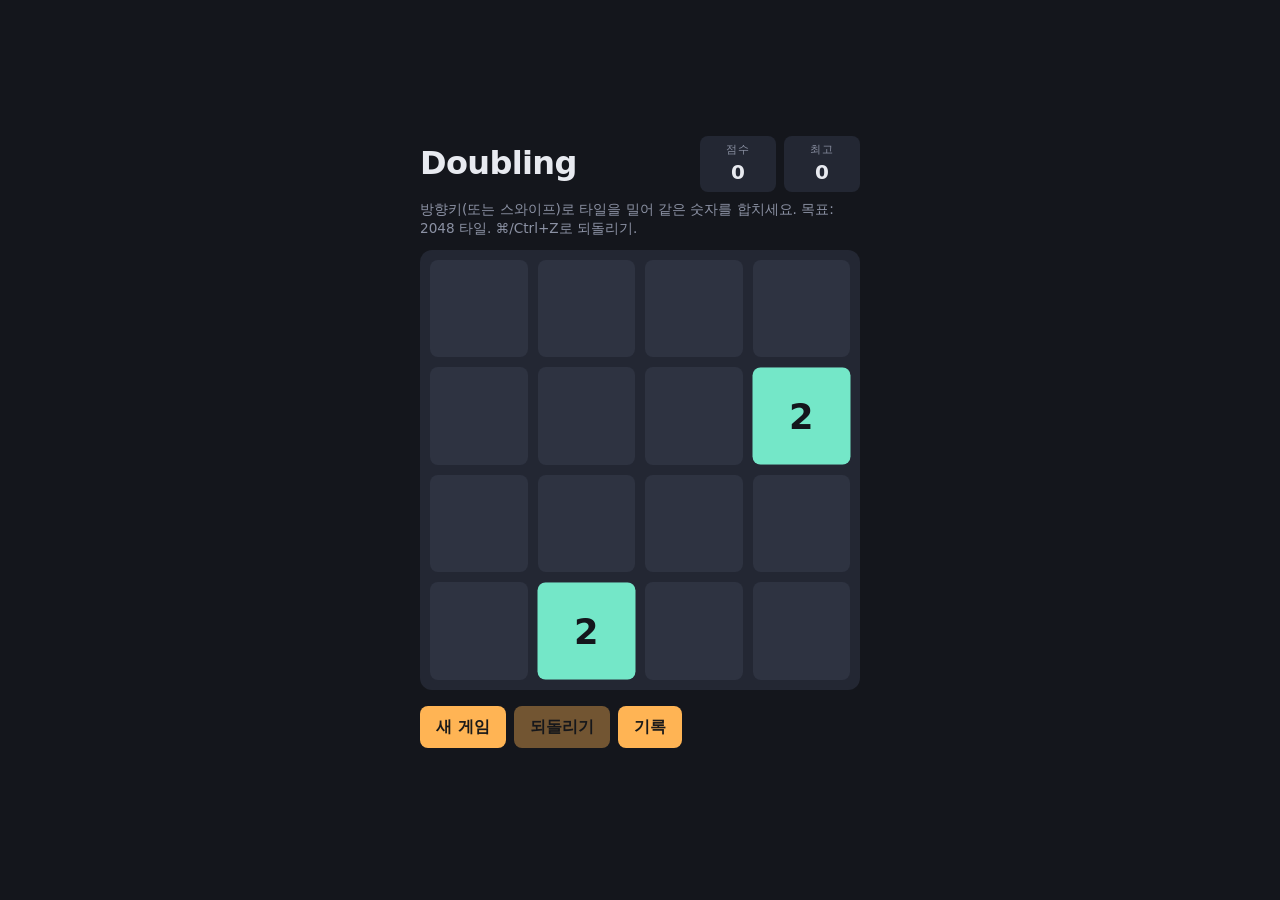
<file: apps/doubling/index.html>
<!doctype html>
<html lang="ko">
<head>
<meta charset="utf-8">
<meta name="viewport" content="width=device-width,initial-scale=1">
<title>Doubling</title>
<style>
:root{--bg:#14161c;--board:#232733;--cell:#2e3341;--fg:#e8eaf0;--muted:#8b91a3;--accent:#ffb454}
*{box-sizing:border-box}
[hidden]{display:none!important}
body{margin:0;min-height:100vh;display:grid;place-items:center;background:var(--bg);color:var(--fg);font:16px/1.4 system-ui,-apple-system,"Apple SD Gothic Neo",sans-serif;padding:16px}
main{width:min(440px,100%)}
header{display:flex;align-items:center;gap:8px;margin-bottom:8px;flex-wrap:wrap}
h1{margin:0 auto 0 0;font-size:2rem;letter-spacing:-.02em}
.score{background:var(--board);border-radius:8px;padding:6px 14px;text-align:center;min-width:76px}
.score span{display:block;font-size:.7rem;color:var(--muted);letter-spacing:.08em}
.score b{font-size:1.25rem;font-variant-numeric:tabular-nums}
button{background:var(--accent);color:#1a1a1a;border:0;border-radius:8px;padding:10px 16px;font:inherit;font-weight:700;cursor:pointer}
button:focus-visible{outline:3px solid #fff;outline-offset:2px}
button:disabled{opacity:.4;cursor:default}
.actions{display:flex;gap:8px}
.hint{color:var(--muted);font-size:.85rem;margin:0 0 12px}
.wrap{position:relative;touch-action:none}
.board{background:var(--board);border-radius:12px;padding:10px;display:grid;grid-template-columns:repeat(4,1fr);gap:10px;aspect-ratio:1}
.cell{border-radius:8px;background:var(--cell)}
.tiles{position:absolute;inset:10px}
.tile{position:absolute;z-index:1;width:calc((100% - 30px)/4);aspect-ratio:1;border-radius:8px;display:grid;place-items:center;font-weight:800;font-size:clamp(1.2rem,8vw,2.2rem);color:#14161c;font-variant-numeric:tabular-nums;transition:translate .1s ease-in-out}
.tile.s{font-size:clamp(.95rem,6vw,1.6rem)}
.tile.ghost{z-index:0}
/* new/merged tiles wait for the slide (.1s) to finish, hidden meanwhile via backwards fill */
.pop{animation:pop .15s .1s ease-out backwards}
.bump{animation:bump .15s .1s ease-out backwards}
@keyframes pop{from{opacity:0;scale:.3}}
@keyframes bump{0%{opacity:0}1%{opacity:1;scale:1}50%{scale:1.15}}
@media (prefers-reduced-motion:reduce){.tile{transition:none}.pop,.bump{animation:none}}
.overlay{position:absolute;inset:0;z-index:5;border-radius:12px;background:rgba(20,22,28,.82);display:grid;place-content:center;gap:12px;text-align:center}
.overlay p{margin:0;font-size:1.6rem;font-weight:800}
dialog{background:var(--board);color:var(--fg);border:0;border-radius:12px;padding:20px;width:min(400px,calc(100% - 32px))}
dialog::backdrop{background:rgba(0,0,0,.6)}
dialog h2{margin:0 0 12px;font-size:1.3rem}
dialog table{width:100%;border-collapse:collapse;font-variant-numeric:tabular-nums}
dialog th,dialog td{padding:6px 8px;text-align:right}
dialog th{color:var(--muted);font-weight:600;font-size:.8rem}
dialog tr.me td{color:var(--accent);font-weight:700}
dialog small{display:block;font-size:.7rem}
dialog form{margin:12px 0 0;text-align:right}
</style>
</head>
<body>
<main>
  <header>
    <h1>Doubling</h1>
    <div class="score"><span>점수</span><b id="score">0</b></div>
    <div class="score"><span>최고</span><b id="best">0</b></div>
  </header>
  <p class="hint">방향키(또는 스와이프)로 타일을 밀어 같은 숫자를 합치세요. 목표: 2048 타일. ⌘/Ctrl+Z로 되돌리기.</p>
  <div class="wrap" id="wrap">
    <div class="board" aria-label="게임판"></div>
    <div class="tiles" id="tiles"></div>
    <div class="overlay" id="overlay" hidden>
      <p id="msg" aria-live="polite"></p>
      <button id="cont">계속하기</button>
      <button id="retry">새 게임</button>
    </div>
  </div>
  <p class="actions"><button id="new">새 게임</button><button id="undo" disabled>되돌리기</button><button id="show-records">기록</button></p>
  <dialog id="records" aria-labelledby="rec-title">
    <h2 id="rec-title">최고 기록</h2>
    <table id="rec-table">
      <thead><tr><th>순위</th><th>점수</th><th>최고 타일</th><th>날짜</th></tr></thead>
      <tbody id="rec-body"></tbody>
    </table>
    <p id="rec-empty" hidden>아직 기록이 없습니다.</p>
    <form method="dialog"><button>닫기</button></form>
  </dialog>
</main>
<script>
const N = 4, WIN = 2048, KEY = 'doubling-best', SLIDE_MS = 100;
const $ = id => document.getElementById(id);
// cells[pos] = { id, v, kind: 'pop' | 'bump' } or null; a tile keeps its id while it slides.
const REC_KEY = 'doubling-records', REC_MAX = 10;
let cells, score, won, gameId, uid = 0, ghosts = [], history = [], best = Number(load()) || 0;
const els = new Map(); // tile id -> element

function load() { try { return localStorage.getItem(KEY); } catch { return null; } }
function save(v) { try { localStorage.setItem(KEY, v); } catch {} }
const vals = () => cells.map(t => t ? t.v : 0);

function loadRecords() {
  try { const r = JSON.parse(localStorage.getItem(REC_KEY)); return Array.isArray(r) ? r : []; } catch { return []; }
}

// One entry per game (id = start time), kept at its peak score; list holds the top REC_MAX.
function upsertRecord(recs, entry) {
  const old = recs.find(r => r.id === entry.id);
  if (old && old.score >= entry.score) return recs;
  return [...recs.filter(r => r.id !== entry.id), entry].sort((a, b) => b.score - a.score).slice(0, REC_MAX);
}

function record() {
  if (!score) return;
  const recs = upsertRecord(loadRecords(), { id: gameId, score, tile: Math.max(...vals()) });
  try { localStorage.setItem(REC_KEY, JSON.stringify(recs)); } catch {}
}

function showRecords() {
  const recs = loadRecords();
  $('rec-body').innerHTML = recs.map((r, i) => `<tr${r.id === gameId ? ' class="me"' : ''}><td>${i + 1}</td>`
    + `<td>${Number(r.score)}</td><td>${Number(r.tile)}</td>`
    + `<td>${new Date(Number(r.id)).toLocaleString('ko-KR', { dateStyle: 'short', timeStyle: 'short' })}`
    + `${r.id === gameId ? '<small>현재 게임</small>' : ''}</td></tr>`).join('');
  $('rec-table').hidden = !recs.length;
  $('rec-empty').hidden = recs.length > 0;
  $('records').showModal();
}

// Slide one line toward index 0; each tile merges at most once per move.
// from[k] = line positions that end up in output slot k (two entries = merge).
function slideRow(row) {
  const t = row.map((v, i) => [v, i]).filter(([v]) => v), out = [], from = [];
  let pts = 0;
  for (let i = 0; i < t.length; i++) {
    if (t[i + 1] && t[i][0] === t[i + 1][0]) {
      out.push(t[i][0] * 2); pts += t[i][0] * 2; from.push([t[i][1], t[i + 1][1]]); i++;
    } else { out.push(t[i][0]); from.push([t[i][1]]); }
  }
  while (out.length < N) out.push(0);
  return { row: out, pts, from };
}

// Cell indices of each line, ordered in the direction tiles travel.
function lines(dir) {
  const L = [];
  for (let a = 0; a < N; a++) {
    const l = [];
    for (let b = 0; b < N; b++) l.push(dir === 'left' || dir === 'right' ? a * N + b : b * N + a);
    if (dir === 'right' || dir === 'down') l.reverse();
    L.push(l);
  }
  return L;
}

function addTile() {
  const empty = cells.map((t, i) => t ? -1 : i).filter(i => i >= 0);
  if (!empty.length) return;
  const i = empty[Math.floor(Math.random() * empty.length)];
  cells[i] = { id: ++uid, v: Math.random() < 0.9 ? 2 : 4, kind: 'pop' };
}

function canMove() {
  const g = vals();
  for (let i = 0; i < N * N; i++) {
    if (!g[i]) return true;
    if (i % N < N - 1 && g[i] === g[i + 1]) return true;
    if (i + N < N * N && g[i] === g[i + N]) return true;
  }
  return false;
}

function move(dir) {
  if (!$('overlay').hidden) return;
  const before = vals().join(), snap = snapshot();
  ghosts = [];
  for (const l of lines(dir)) {
    const old = l.map(i => cells[i]);
    const { row, pts, from } = slideRow(old.map(t => t ? t.v : 0));
    const next = Array(N).fill(null);
    from.forEach((src, k) => {
      if (src.length === 1) next[k] = old[src[0]];
      else {
        // both source tiles slide in and vanish; a new merged tile appears on top
        src.forEach(s => ghosts.push({ id: old[s].id, to: l[k] }));
        next[k] = { id: ++uid, v: row[k], kind: 'bump' };
      }
    });
    l.forEach((idx, k) => cells[idx] = next[k]);
    score += pts;
  }
  if (vals().join() === before) return;
  history.push(snap);
  addTile();
  if (score > best) { best = score; save(best); }
  record();
  render();
  if (!won && cells.some(t => t && t.v === WIN)) { won = true; show('2048 달성!', true); }
  else if (!canMove()) show('게임 오버');
}

// Tiles keep their ids, so surviving tiles slide back; kind '' = re-created tiles appear without animation.
const snapshot = () => ({ cells: cells.map(t => t && { ...t, kind: '' }), score, won });

function undo() {
  const s = history.pop();
  if (!s) return;
  ({ cells, score, won } = s);
  ghosts = [];
  $('overlay').hidden = true;
  render();
}

function show(text, canContinue = false) {
  $('msg').textContent = text;
  $('cont').hidden = !canContinue;
  $('overlay').hidden = false;
  (canContinue ? $('cont') : $('retry')).focus();
}

function color(v) {
  const lvl = Math.log2(v);
  return `hsl(${(190 - lvl * 26 + 720) % 360} 70% ${lvl > 11 ? 80 : 68}%)`;
}

function place(el, pos) {
  el.style.translate = `calc(${pos % N} * (100% + 10px)) calc(${Math.floor(pos / N)} * (100% + 10px))`;
}

function render() {
  const live = new Set();
  cells.forEach((t, pos) => {
    if (!t) return;
    live.add(t.id);
    let el = els.get(t.id);
    if (!el) {
      el = document.createElement('div');
      el.className = `tile ${t.kind}${t.v >= 1000 ? ' s' : ''}`;
      el.style.background = color(t.v);
      el.textContent = t.v;
      els.set(t.id, el);
      $('tiles').append(el);
    }
    place(el, pos);
  });
  for (const g of ghosts) {
    const el = els.get(g.id);
    if (!el) continue;
    el.classList.add('ghost');
    place(el, g.to);
    els.delete(g.id);
    setTimeout(() => el.remove(), SLIDE_MS);
  }
  ghosts = [];
  for (const [id, el] of els) if (!live.has(id)) { el.remove(); els.delete(id); }
  $('score').textContent = score;
  $('best').textContent = best;
  $('undo').disabled = !history.length;
}

function newGame() {
  cells = Array(N * N).fill(null); score = 0; won = false; ghosts = []; history = []; gameId = Date.now();
  $('tiles').replaceChildren(); els.clear();
  addTile(); addTile();
  $('overlay').hidden = true;
  render();
}

document.querySelector('.board').innerHTML = '<div class="cell"></div>'.repeat(N * N);

const KEYS = { ArrowLeft: 'left', ArrowRight: 'right', ArrowUp: 'up', ArrowDown: 'down' };
addEventListener('keydown', e => {
  if ($('records').open) return;
  if (KEYS[e.key]) { e.preventDefault(); move(KEYS[e.key]); }
  else if ((e.metaKey || e.ctrlKey) && !e.shiftKey && e.key.toLowerCase() === 'z') { e.preventDefault(); undo(); }
});

let sx, sy;
$('wrap').addEventListener('pointerdown', e => { sx = e.clientX; sy = e.clientY; });
$('wrap').addEventListener('pointerup', e => {
  const dx = e.clientX - sx, dy = e.clientY - sy;
  if (Math.max(Math.abs(dx), Math.abs(dy)) < 30) return;
  move(Math.abs(dx) > Math.abs(dy) ? (dx > 0 ? 'right' : 'left') : (dy > 0 ? 'down' : 'up'));
});

$('new').onclick = $('retry').onclick = newGame;
$('cont').onclick = () => { $('overlay').hidden = true; };
$('undo').onclick = undo;
$('show-records').onclick = showRecords;

// Self-check of merge rules and slide mapping (see console).
[[[2,2,2,2],[4,4,0,0],8,'0,1|2,3'],[[2,2,4,0],[4,4,0,0],4,'0,1|2'],[[0,2,0,2],[4,0,0,0],4,'1,3'],
 [[4,0,4,4],[8,4,0,0],8,'0,2|3'],[[2,4,8,16],[2,4,8,16],0,'0|1|2|3']]
  .forEach(([inp, exp, pts, from]) => {
    const r = slideRow(inp);
    console.assert(r.row.join() === exp.join() && r.pts === pts && r.from.join('|') === from, 'slideRow', inp, r);
  });
{
  const e = (id, score) => ({ id, score, tile: 2 });
  let r = upsertRecord(upsertRecord([], e(1, 10)), e(1, 5));
  console.assert(r.length === 1 && r[0].score === 10, 'upsert keeps peak', r);
  r = upsertRecord(r, e(1, 20));
  console.assert(r.length === 1 && r[0].score === 20, 'upsert raises', r);
  for (let i = 2; i <= 12; i++) r = upsertRecord(r, e(i, i));
  console.assert(r.length === REC_MAX && r[0].score === 20 && r.at(-1).score === 4, 'top-N sorted', r);
}

newGame();
</script>
</body>
</html>
</file>
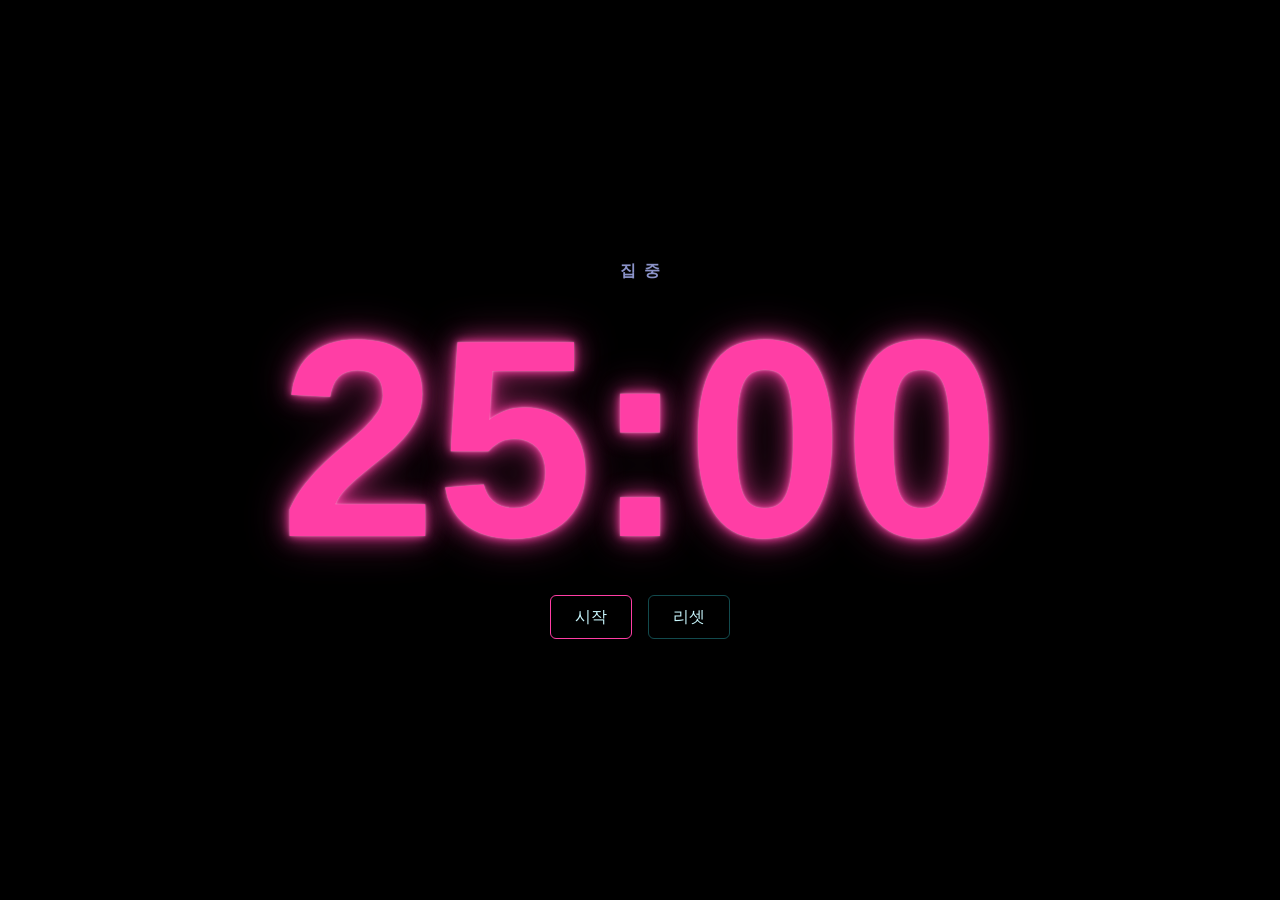
<file: apps/pomodoro/index.html>
<!doctype html>
<html lang="ko">
<head>
<meta charset="utf-8">
<meta name="viewport" content="width=device-width, initial-scale=1">
<title>뽀모도로 타이머</title>
<style>
  :root {
    --bg: #000000;
    --fg: #c9f8ff;
    --muted: #8b93c9;
    --pink: #ff3ea5;
    --cyan: #3ef4ff;
    --yellow: #ffe14d;
    --line: #3ef4ff4d;
    --glow-pink: 0 0 2px #fff8, 0 0 8px #ff3ea5, 0 0 22px #ff3ea5b3, 0 0 44px #ff3ea566;
    --glow-cyan: 0 0 2px #fff6, 0 0 8px #3ef4ffcc, 0 0 22px #3ef4ff80;
    --gap: 1rem;
  }
  body[data-phase="focus"] { --accent: var(--pink); --glow: var(--glow-pink); }
  body[data-phase="break"] { --accent: var(--cyan); --glow: var(--glow-cyan); }

  * { box-sizing: border-box; }
  html, body { height: 100%; margin: 0; }
  body {
    background: var(--bg);
    color: var(--fg);
    font-family: -apple-system, "Apple SD Gothic Neo", "Noto Sans KR", sans-serif;
    overflow: hidden;
    display: flex;
    align-items: center;
    justify-content: center;
    padding: 0 16px;
  }
  main {
    display: flex;
    flex-direction: column;
    align-items: center;
    gap: var(--gap);
  }
  #label {
    margin: 0;
    font-size: 1rem;
    font-weight: 700;
    letter-spacing: 0.5em;
    padding-left: 0.5em; /* letter-spacing adds trailing space; balance it so the label stays centered */
    color: var(--muted);
    transition: color 0.3s;
  }
  body.running #label { color: var(--accent); }
  #time {
    margin: 0;
    font-size: min(22vw, 32vh);
    line-height: 1;
    font-weight: 700;
    font-variant-numeric: tabular-nums;
    color: var(--accent);
    text-shadow: var(--glow);
    transition: color 0.3s;
  }
  .buttons { display: flex; gap: var(--gap); }
  button {
    min-width: 44px;
    min-height: 44px;
    padding: 0 1.5em;
    font: inherit;
    font-size: 1rem;
    color: var(--fg);
    background: transparent;
    border: 1px solid var(--accent);
    border-radius: 6px;
    cursor: pointer;
    transition: border-color 0.3s;
  }
  #reset { border-color: var(--line); }
  :focus-visible { outline: 2px solid var(--yellow); outline-offset: 3px; }

  @media (max-height: 239px) {
    :root { --gap: 0.4rem; }
  }
  @media (prefers-reduced-motion: reduce) {
    * { transition: none !important; }
  }
</style>
</head>
<body data-phase="focus">
<main>
  <p id="label" aria-live="polite">집중</p>
  <p id="time">25:00</p>
  <div class="buttons">
    <button type="button" id="toggle">시작</button>
    <button type="button" id="reset">리셋</button>
  </div>
</main>
<script>
const FOCUS_MS = 25 * 60 * 1000;
const BREAK_MS = 5 * 60 * 1000;

const fast = new URLSearchParams(location.search).has('fast');
const DURATION = { focus: fast ? 5000 : FOCUS_MS, break: fast ? 3000 : BREAK_MS };
const NAME = { focus: '집중', break: '휴식' };
const DEFAULT_TITLE = document.title;

const labelEl = document.getElementById('label');
const timeEl = document.getElementById('time');
const toggleBtn = document.getElementById('toggle');
const resetBtn = document.getElementById('reset');

let phase = 'focus';
let remaining = DURATION.focus;
let endAt = 0;
let timer = null;
let ctx = null;
let beep = null;

function fmt(ms) {
  const s = Math.max(0, Math.ceil(ms / 1000));
  return String(Math.floor(s / 60)).padStart(2, '0') + ':' + String(s % 60).padStart(2, '0');
}

function render(ms) {
  const t = fmt(ms);
  timeEl.textContent = t;
  if (timer) document.title = t + ' · ' + NAME[phase];
}

// Scheduled on the audio clock so it fires on time even when a background tab throttles setInterval.
function scheduleBeep(sec) {
  if (!ctx) return;
  const osc = ctx.createOscillator();
  const gain = ctx.createGain();
  const t = ctx.currentTime + Math.max(0, sec);
  osc.frequency.value = 880;
  gain.gain.setValueAtTime(0.25, t);
  gain.gain.exponentialRampToValueAtTime(0.001, t + 0.4);
  osc.connect(gain).connect(ctx.destination);
  osc.start(t);
  osc.stop(t + 0.4);
  beep = osc;
}

function cancelBeep() {
  if (!beep) return;
  try { beep.stop(); } catch (e) {}
  beep.disconnect();
  beep = null;
}

function stopTimer() {
  clearInterval(timer);
  timer = null;
  document.body.classList.remove('running');
}

function tick() {
  const left = endAt - Date.now();
  if (left <= 0) return finish();
  render(left);
}

function finish() {
  if (!timer) return; // guard: transition happens once even if a late tick and visibilitychange race
  stopTimer();
  beep = null; // already played by the audio clock
  phase = phase === 'focus' ? 'break' : 'focus';
  remaining = DURATION[phase];
  document.body.dataset.phase = phase;
  labelEl.textContent = NAME[phase];
  toggleBtn.textContent = '시작';
  render(remaining);
  document.title = '끝! · ' + NAME[phase] + ' 시작';
}

function start() {
  if (!ctx) {
    const AC = window.AudioContext || window.webkitAudioContext;
    if (AC) ctx = new AC();
  }
  if (ctx) ctx.resume();
  endAt = Date.now() + remaining;
  scheduleBeep(remaining / 1000);
  timer = setInterval(tick, 250);
  document.body.classList.add('running');
  toggleBtn.textContent = '일시정지';
  render(remaining);
}

function pause() {
  if (endAt - Date.now() <= 0) return finish();
  remaining = Math.max(0, endAt - Date.now());
  stopTimer();
  cancelBeep();
  toggleBtn.textContent = '시작';
  render(remaining);
}

toggleBtn.addEventListener('click', () => (timer ? pause() : start()));

resetBtn.addEventListener('click', () => {
  stopTimer();
  cancelBeep();
  remaining = DURATION[phase];
  toggleBtn.textContent = '시작';
  render(remaining);
  document.title = DEFAULT_TITLE;
});

document.addEventListener('visibilitychange', () => {
  if (!document.hidden && timer) tick();
});

render(remaining);
</script>
</body>
</html>
</file>
